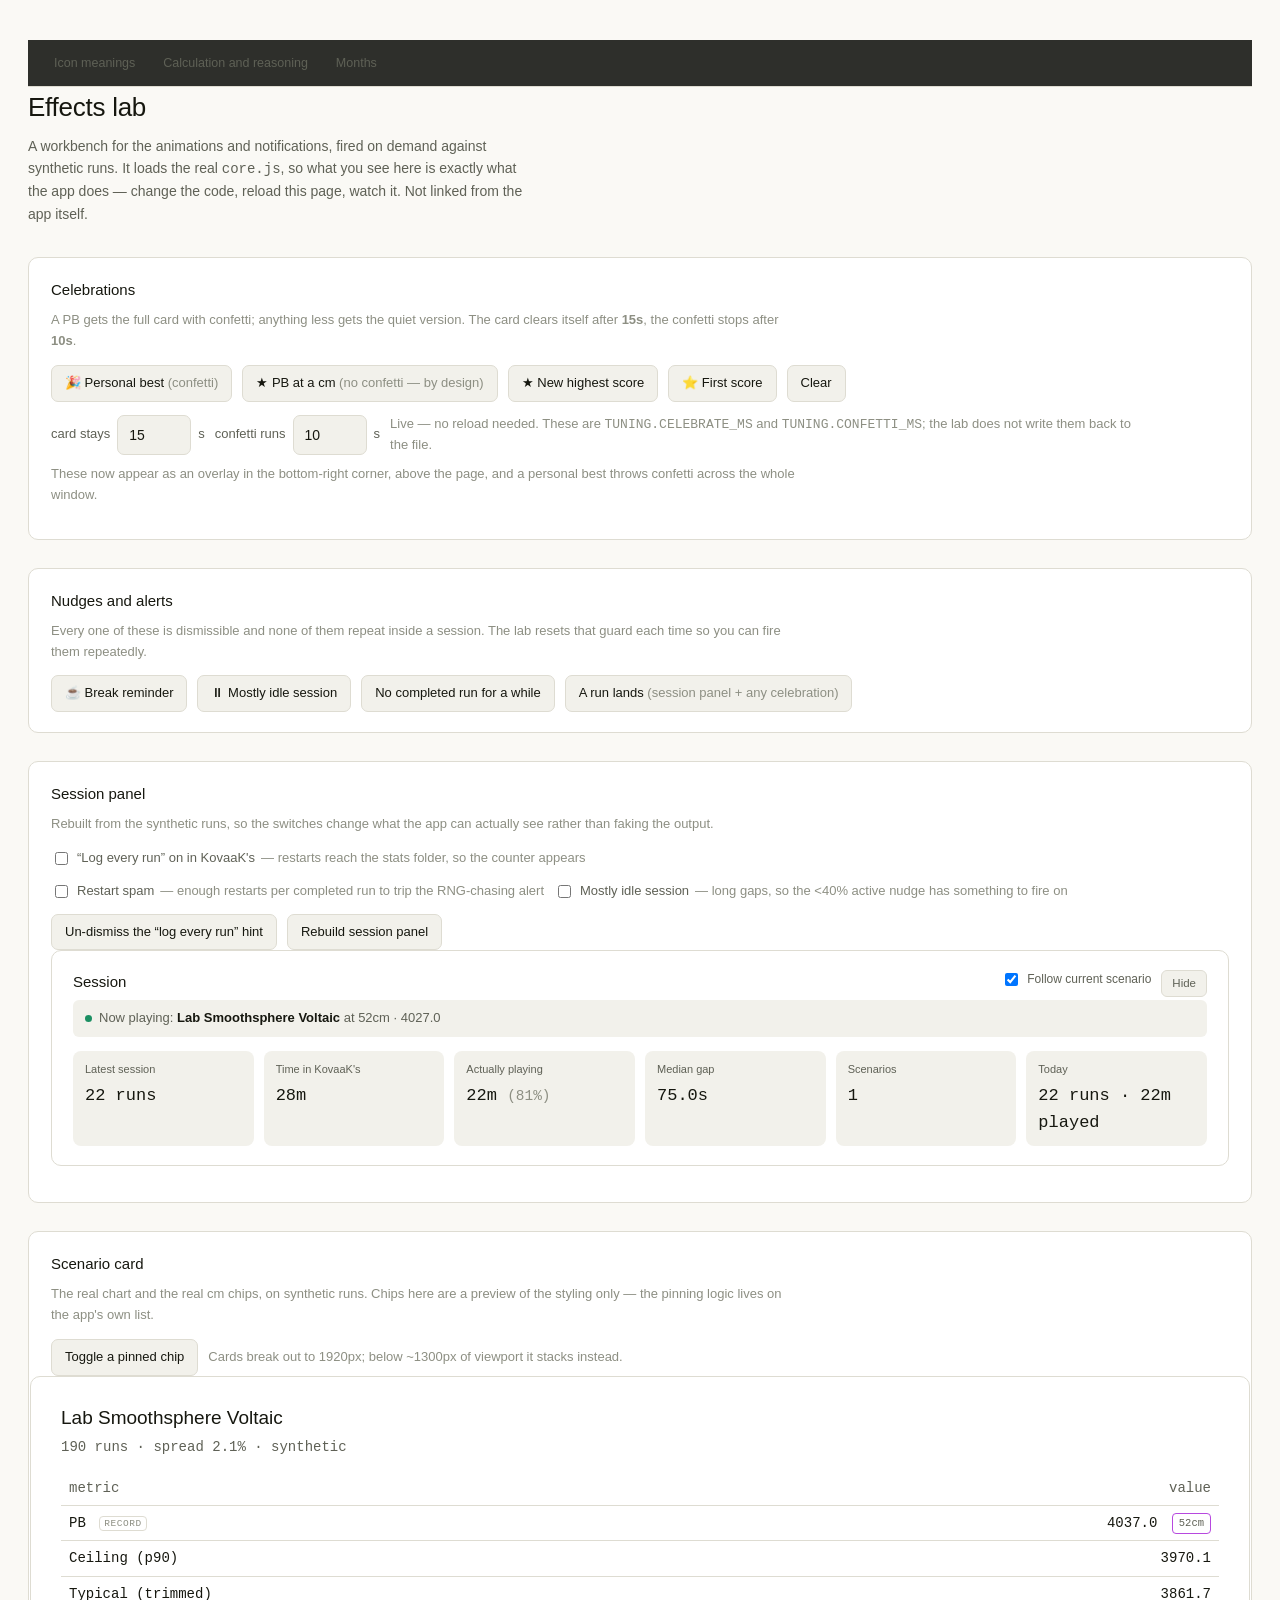
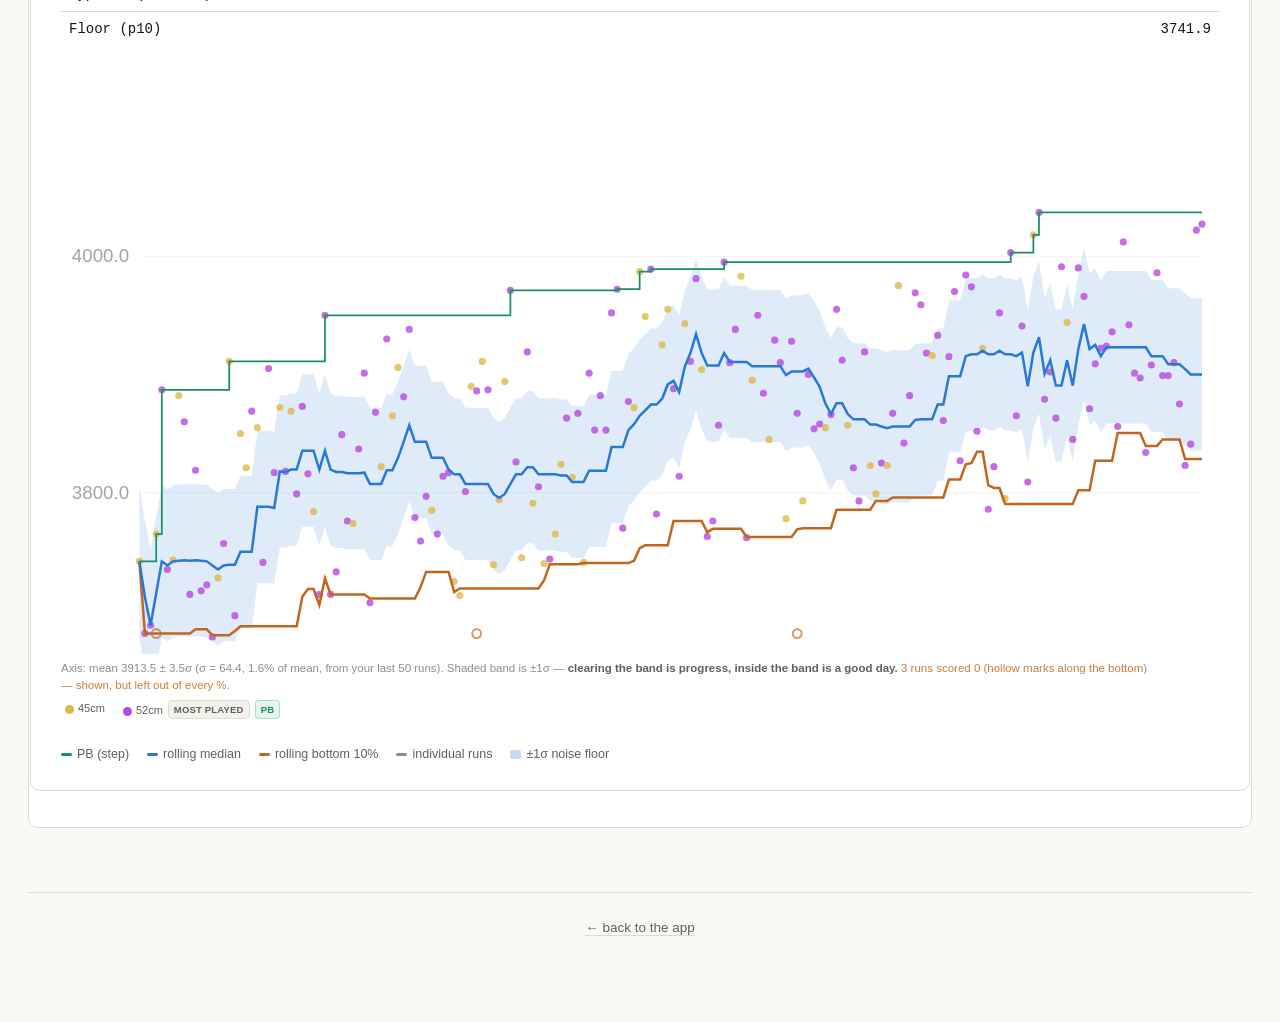
<file: app/lab.html>
<!DOCTYPE html>
<html lang="en">
<head>
<meta charset="utf-8">
<meta name="viewport" content="width=device-width,initial-scale=1">
<title>Effects lab — KovaaK's stats</title>
<link rel="stylesheet" href="styles.css">
</head>
<body>
<div class="wrap">

<nav class="menubar" id="menubar">
  <button type="button" class="menubtn" data-doc="icons">Icon meanings</button>
  <button type="button" class="menubtn" data-doc="calc">Calculation and reasoning</button>
  <button type="button" class="menubtn" data-doc="calendar">Months</button>
</nav>
<div class="sidetab-scrim" id="sidetabScrim" hidden></div>
<aside class="sidetab" id="sidetab" hidden aria-labelledby="sidetabTitle">
  <div class="sidetab-head">
    <h2 id="sidetabTitle">&nbsp;</h2>
    <button type="button" class="sidetab-x" id="sidetabClose" aria-label="Close">&#10005;</button>
  </div>
  <div class="sidetab-body" id="sidetabBody"></div>
</aside>

<h1>Effects lab</h1>
<p class="sub">A workbench for the animations and notifications, fired on demand against
synthetic runs. It loads the real <code>core.js</code>, so what you see here is exactly what the
app does — change the code, reload this page, watch it. Not linked from the app itself.</p>

<div class="panel labpanel">
  <h3 class="labh">Celebrations</h3>
  <p class="note">A PB gets the full card with confetti; anything less gets the quiet version.
  The card clears itself after <b id="celShow">?</b>, the confetti stops after <b id="confShow">?</b>.</p>
  <div class="labrow">
    <button type="button" data-fire="pb">🎉 Personal best <span class="dim">(confetti)</span></button>
    <button type="button" data-fire="pbcm">★ PB at a cm <span class="dim">(no confetti — by design)</span></button>
    <button type="button" data-fire="high">★ New highest score</button>
    <button type="button" data-fire="first">⭐ First score</button>
    <button type="button" data-fire="clearcel">Clear</button>
  </div>
  <div class="labrow">
    <label class="labnum">card stays <input type="number" id="celMs" min="1" max="120" step="1"> s</label>
    <label class="labnum">confetti runs <input type="number" id="confMs" min="1" max="120" step="1"> s</label>
    <span class="note" style="margin:0">Live — no reload needed. These are <code>TUNING.CELEBRATE_MS</code>
    and <code>TUNING.CONFETTI_MS</code>; the lab does not write them back to the file.</span>
  </div>
  <p class="note">These now appear as an overlay in the bottom-right corner, above the page,
  and a personal best throws confetti across the whole window.</p>
</div>

<div class="panel labpanel">
  <h3 class="labh">Nudges and alerts</h3>
  <p class="note">Every one of these is dismissible and none of them repeat inside a session.
  The lab resets that guard each time so you can fire them repeatedly.</p>
  <div class="labrow">
    <button type="button" data-fire="break">☕ Break reminder</button>
    <button type="button" data-fire="lowactive">⏸ Mostly idle session</button>
    <button type="button" data-fire="idle">No completed run for a while</button>
    <button type="button" data-fire="live">A run lands <span class="dim">(session panel + any celebration)</span></button>
  </div>
</div>

<div class="panel labpanel">
  <h3 class="labh">Session panel</h3>
  <p class="note">Rebuilt from the synthetic runs, so the switches change what the app can
  actually see rather than faking the output.</p>
  <div class="labrow">
    <label class="chk"><input type="checkbox" id="labLogEvery"> “Log every run” on in KovaaK's
      <span class="dim">— restarts reach the stats folder, so the counter appears</span></label>
  </div>
  <div class="labrow">
    <label class="chk"><input type="checkbox" id="labSpam"> Restart spam
      <span class="dim">— enough restarts per completed run to trip the RNG-chasing alert</span></label>
    <label class="chk"><input type="checkbox" id="labIdleSess"> Mostly idle session
      <span class="dim">— long gaps, so the &lt;40% active nudge has something to fire on</span></label>
  </div>
  <div class="labrow">
    <button type="button" data-fire="undismiss">Un-dismiss the “log every run” hint</button>
    <button type="button" data-fire="resession">Rebuild session panel</button>
  </div>
  <div id="sessionPanel"></div>
</div>

<div class="panel labpanel">
  <h3 class="labh">Scenario card</h3>
  <p class="note">The real chart and the real cm chips, on synthetic runs. Chips here are a
  preview of the styling only — the pinning logic lives on the app's own list.</p>
  <div class="labrow">
    <button type="button" data-fire="pinchip">Toggle a pinned chip</button>
    <span class="note" style="margin:0">Cards break out to 1920px; below ~1300px of
    viewport it stacks instead.</span>
  </div>
  <div id="labCard"></div>
</div>

<footer class="sitefoot">
  <p class="credit"><a href="index.html">&larr; back to the app</a></p>
</footer>

<script>window.KVA_LAB = 1;</script>
<script src="build.js"></script>
<script src="core.js"></script>
<script src="lab.js"></script>
</div>
</body>
</html>
</file>
<file: app/styles.css>
:root{
  --bg:#12130f; --surface:#1b1d17; --surface2:#232620; --line:#33362d;
  --ink:#eceade; --ink2:#a2a596; --ink3:#6f7266;
  --med:#4a9ee0; --low:#e08a3c; --best:#5fb98a;
  --mono:ui-monospace,"SF Mono",Menlo,Consolas,monospace;
  --sans:"Inter",-apple-system,BlinkMacSystemFont,"Segoe UI",sans-serif;
}
*{box-sizing:border-box}
body{margin:0;background:var(--bg);color:var(--ink);font-family:var(--sans);font-size:15px;line-height:1.6;-webkit-font-smoothing:antialiased}
/* Grows with the screen and stops at 2560. A 1920 monitor fills; a 2560 one
   fills; anything wider stays at 2560 until the layout earns more (5120 is a
   later job - past ~2560 the answer is more columns, not longer lines).
   Narrow screens just get a narrower page, so 1200px stays usable. */
.wrap{max-width:2560px;margin:0 auto;padding:40px 28px 80px}
/* Prose stays readable no matter how wide the page gets. Line length is a
   reading constraint, not a layout one. */
.sub,.note,.explainrow{max-width:104ch}
h1{font-size:26px;font-weight:500;margin:0 0 6px;letter-spacing:-0.01em}
.sub{color:var(--ink2);font-size:14px;margin:0 0 32px;max-width:64ch}
.panel{background:var(--surface);border:1px solid var(--line);border-radius:10px;padding:22px;margin-bottom:28px;transition:padding .15s,margin .15s}
.panel.compact{padding:7px 14px;margin-bottom:16px}
.panel.compact .note{font-size:12px;margin:0}
.panel.compact button{padding:5px 11px;font-size:12.5px}
.foldbar{display:flex;align-items:center;justify-content:space-between;gap:12px;flex-wrap:wrap}
.drop{border:1px dashed var(--line);border-radius:10px;padding:34px 22px;text-align:center;transition:border-color .15s,background .15s}
.drop.hot{border-color:var(--med);background:var(--surface2)}
button,label.btn{font:inherit;font-size:14px;background:var(--surface2);color:var(--ink);border:1px solid var(--line);border-radius:7px;padding:9px 16px;cursor:pointer}
button:hover,label.btn:hover{border-color:var(--ink3)}
button:disabled{opacity:.4;cursor:default}
input[type=file]{display:none}
select,input[type=number]{font:inherit;font-size:14px;background:var(--surface2);color:var(--ink);border:1px solid var(--line);border-radius:7px;padding:8px 11px}
.controls{display:flex;flex-wrap:wrap;gap:14px;align-items:center;margin-bottom:22px}
.controls label{font-size:13px;color:var(--ink2);margin-right:5px}
.tabbtn{font:inherit;font-size:12.5px;background:var(--surface2);color:var(--ink2);border:1px solid var(--line);padding:6px 13px;cursor:pointer;border-radius:999px}
.tabbtn:hover{border-color:var(--ink3)}
.tabbtn.active{background:var(--med);color:#0b0e12;border-color:var(--med);font-weight:600}
.cmbar{display:flex;flex-wrap:wrap;gap:10px;align-items:center;margin-bottom:6px}
.cmbar .lbl{font-size:13px;color:var(--ink2);margin-right:2px}
.cmrow{display:inline-flex;flex-wrap:wrap;gap:8px;align-items:center}
.chk{display:inline-flex;align-items:center;gap:6px;font-size:13px;color:var(--ink2);cursor:pointer;user-select:none}
.chk input{cursor:pointer}
.cmswatch{display:inline-block;width:9px;height:9px;border-radius:50%;margin-right:4px;vertical-align:middle}
.cmlegend{display:flex;gap:10px;flex-wrap:wrap;font-size:11px;color:var(--ink2);margin-top:6px}
.cards{display:grid;grid-template-columns:repeat(auto-fit,minmax(125px,1fr));gap:10px;margin-bottom:20px;transition:gap .15s}
.card{background:var(--surface2);border-radius:8px;padding:10px 12px;transition:padding .15s}
.card[title]{cursor:help}
.card .k{font-size:11px;color:var(--ink2);margin-bottom:4px;transition:font-size .15s}
.card .v{font-size:18px;font-weight:500;font-family:var(--mono);font-variant-numeric:tabular-nums;transition:font-size .15s}
.card .v .side{font-size:.42em;font-weight:600;margin-left:.4em;vertical-align:middle}
.card .vsub{font-family:var(--mono);font-variant-numeric:tabular-nums;font-size:19px;font-weight:600;line-height:1.15;margin-top:3px}
.cards.hero .card .vsub{font-size:22px}
.card.big .vsub{font-size:26px}
.cards.hero .card.big .vsub{font-size:30px}
.cmpicker{display:inline-block;width:270px;vertical-align:top}
.cmpicker input[type=text]{width:100%;font:inherit;font-size:13.5px;background:var(--surface2);color:var(--ink);border:1px solid var(--line);border-radius:7px 7px 0 0;padding:7px 10px;border-bottom:none}
.cmsub{margin:8px 0 4px}
/* Exactly 8 rows tall, no drag-resize (the resize handle fought the page
   layout). "Show all" swaps to a taller list instead. */
.cmlist{max-height:calc(8 * 29px);overflow-y:auto;border:1px solid var(--line);border-radius:0;background:var(--surface2)}
.cmlist.all{max-height:none}
.cmlistall{width:100%;font-size:12px;padding:6px 10px;border-radius:0 0 7px 7px;border-top:none;color:var(--ink2)}
.cmitem{display:flex;align-items:center;gap:8px;padding:6px 10px;cursor:pointer;font-size:13px;border-bottom:1px solid rgba(255,255,255,.04)}
.cmitem:last-child{border-bottom:none}
.cmitem:hover{background:rgba(255,255,255,.05)}
.cmitem.sel{background:rgba(74,158,224,.18);color:var(--ink)}
.cmitem-v{font-family:var(--mono);font-weight:600;min-width:52px}
.cmitem-n{font-size:11.5px;color:var(--ink2);margin-left:auto}
.cmitem-empty{padding:10px;font-size:12.5px;color:var(--ink3)}
.cmstar{flex:none;width:15px;color:var(--ink3);cursor:pointer;user-select:none}
.cmstar.on{color:#e8c34a}
.cmstar:hover{color:#e8c34a}
#listWrap.busy #list{opacity:.35;transition:opacity .12s}
#list{transition:opacity .12s}
.favstar{color:#e8c34a;border-color:#6a5a24}
.favstar:hover{border-color:#e8c34a}
.favchip.isfav{color:#e8c34a;border-color:#6a5a24}
.alert{background:#3a1414;border:1px solid #7c2b2b;color:#ff8a8a;border-radius:8px;padding:12px 15px;font-size:13.5px;font-weight:500;margin:0}
.stalewarn{color:#e8c34a;font-size:12.5px;margin-top:8px}
.livenote{background:var(--surface2);border-left:3px solid var(--best);border-radius:6px;padding:8px 12px;font-size:12.5px;color:var(--ink2);margin:0 0 16px}
.livenote b{color:var(--ink)}
#cmSectionToggle{font-weight:700}
.card.big{grid-column:span 2;padding:16px 18px;display:flex;flex-direction:column;justify-content:center}
.card.big .k{font-size:13px;margin-bottom:2px;line-height:1.25}
.card.big .v{font-size:clamp(34px,4.6vw,52px);line-height:1.08;letter-spacing:-0.02em}
.card.big .v .side{font-size:.34em}
.cards.hero .card{padding:16px 16px;border-radius:12px}
.cards.hero .card .k{font-size:12px;margin-bottom:3px}
.cards.hero .card .v{font-size:24px;line-height:1.15}
.cards.hero .card.big{padding:20px 22px}
.cards.hero .card.big .k{font-size:14px;margin-bottom:2px}
.cards.hero .card.big .v{font-size:clamp(40px,5.4vw,62px)}
.sectionbar{display:flex;gap:8px;flex-wrap:wrap;margin:4px 0 16px}
.sectionbar .tabbtn{padding:8px 16px;font-size:13px}
/* Plot areas are kept near 2:1 on purpose - slope is judged most accurately
   when the average segment sits near 45deg. Wide-and-short charts flatten
   trends, narrow ones exaggerate them. See CHART-SCALING.md section 6. */
.tchart{width:100%;max-width:680px;aspect-ratio:2/1;height:auto;display:block}
@supports not (aspect-ratio:2/1){.tchart{height:340px}}
/* The explainer earns its width - it is the part people actually read.
   Was minmax(230px,1fr) against 2.1fr, which squeezed it to a column of
   two-word lines next to a chart that had spare margin. */
.chartgrid{display:grid;grid-template-columns:minmax(0,1.35fr) minmax(300px,1fr);gap:22px;align-items:start}
@media(max-width:820px){.chartgrid{grid-template-columns:1fr}}
.explain{background:var(--surface2);border-radius:9px;padding:18px 20px;font-size:14px;line-height:1.65}
.explain h4{margin:0 0 10px;font-size:13px;font-weight:600;color:var(--ink2);text-transform:uppercase;letter-spacing:.05em}
.explain p{margin:0 0 9px}
.explain p:last-child{margin-bottom:0}
.explain .dim{color:var(--ink3);font-size:12.5px;border-top:1px solid var(--line);padding-top:9px;margin-top:11px}
.pathlist{display:flex;flex-direction:column;gap:8px}
.pathbtn{display:flex;align-items:center;gap:12px;width:100%;text-align:left;font:inherit;font-size:13px;background:var(--surface2);color:var(--ink);border:1px solid var(--line);border-radius:8px;padding:10px 13px;cursor:pointer}
.pathbtn:hover{border-color:var(--med)}
.pathbtn-k{flex:none;font-size:11.5px;font-weight:600;color:var(--med);text-transform:uppercase;letter-spacing:.05em}
.pathbtn-p{font-family:var(--mono);font-size:12px;color:var(--ink2);word-break:break-all}
.searchbar{display:flex;gap:10px;align-items:center;margin:0 0 14px}
.searchbar input[type=text]{flex:1;font:inherit;font-size:14px;background:var(--surface2);color:var(--ink);border:1px solid var(--line);border-radius:7px;padding:8px 11px}
.logbox{font-family:var(--mono);font-size:11.5px;color:var(--ink2);background:var(--surface2);border-radius:8px;padding:10px 12px;max-height:280px;overflow:auto;white-space:pre-wrap}
.runstoggle{display:block;margin:6px auto 26px}
.favchip{padding:4px 11px;font-size:12px}
.pagetabs{display:flex;gap:8px;margin-bottom:22px}
.pagetabs .tabbtn{padding:8px 18px;font-size:13.5px}
.benchrow{cursor:pointer;transition:border-color .12s}
.benchrow:hover{border-color:var(--ink3)}
.benchrow h3{display:inline}
.cmside-by-side{display:grid;grid-template-columns:repeat(auto-fit,minmax(340px,1fr));gap:16px;align-items:start;margin-bottom:16px}
.cmside-by-side .scen{margin-bottom:0}
.minibtn{font:inherit;font-size:11.5px;background:var(--surface2);color:var(--ink2);border:1px solid var(--line);padding:3px 10px;cursor:pointer;border-radius:6px;float:right}
.minibtn:hover{border-color:var(--ink3)}
.scen{background:var(--surface);border:1px solid var(--line);border-radius:10px;padding:19px 21px;margin-bottom:16px}
.scen h3{font-size:15px;font-weight:500;margin:0 0 3px;overflow:hidden}
.scen .meta{font-size:12px;color:var(--ink2);margin:0 0 12px;font-family:var(--mono)}
table{width:100%;border-collapse:collapse;font-size:12px;font-family:var(--mono);font-variant-numeric:tabular-nums}
th{text-align:right;color:var(--ink2);font-weight:400;padding:6px 8px;border-bottom:1px solid var(--line)}
th:first-child,td:first-child{text-align:left}
td{text-align:right;padding:6px 8px;border-bottom:1px solid var(--line)}
tr:last-child td{border-bottom:none}
.spark{width:100%;max-width:680px;aspect-ratio:2/1;height:auto;display:block;margin-top:12px}
@supports not (aspect-ratio:2/1){.spark{height:340px}}
.scalenote{font-size:11.5px;color:var(--ink3);margin:6px 0 0;max-width:680px;line-height:1.5;cursor:help}
.scalenote b{color:var(--ink2)}
.legend i.bandkey{height:9px;border-radius:2px;background:var(--med);opacity:.28}
.legend{display:flex;gap:18px;font-size:11px;color:var(--ink2);margin-top:8px;flex-wrap:wrap}
.legend i{display:inline-block;width:11px;height:3px;vertical-align:middle;margin-right:5px;border-radius:2px}
.warn{color:var(--low);font-size:13px}
.err{background:#2a1c17;border:1px solid #5c3a26;border-radius:8px;padding:13px 16px;font-size:13px;color:#e8b894;margin-top:14px}
.up{color:var(--best)} .dn{color:var(--low)}
/* A result whose 95% interval crosses zero is not distinguishable from no
   change, so it gets no colour at all. */
.ns{color:var(--ink2)}
/* The words "within noise" standing in for a number — the actual figure and
   interval live in the hover, same idiom as .nodata/.nocmp below. */
.nstag{color:var(--ink3);border-bottom:1px dotted rgba(255,255,255,.22);cursor:help}
.ci{color:var(--ink3);font-size:.85em;white-space:nowrap}
/* nowrap keeps a CI like "+2.1 ± 0.8%" from breaking across lines, but a long
   parenthetical in a narrow card then pushes the whole grid wider than the
   page. Cards get to wrap; the CI itself still does not. */
.card{min-width:0}
.card .v{overflow-wrap:anywhere}
.card .v .ci{white-space:normal}
.card .vsub.ci{font-size:15px;font-weight:500;color:var(--ink3)}
.cards.hero .card.big .vsub.ci{font-size:17px}
.recordtag{font-size:9.5px;text-transform:uppercase;letter-spacing:.06em;color:var(--ink3);border:1px solid var(--line);border-radius:4px;padding:1px 4px;margin-left:5px;vertical-align:middle}
.note{font-size:13px;color:var(--ink3);margin-top:8px}
/* CALCULATIONS-V4 §10.3 attribution candidates — plain rows, not cards: this
   is a ranked hypothesis list, not a headline figure worth a card's weight. */
.attribrow{padding:8px 0;border-top:1px solid var(--line)}
.attribrow:first-child{border-top:none}
.attribhead{font-size:13px}
.attribhead b{font-weight:600}
.attribsub{font-size:11.5px;color:var(--ink3);margin-top:2px}
.attribempty{font-size:13px;color:var(--ink3)}
@media(prefers-color-scheme:light){
  :root{--bg:#faf9f5;--surface:#fff;--surface2:#f2f1eb;--line:#dedcd2;--ink:#16170f;--ink2:#5f6156;--ink3:#8d8f83;--med:#2a78d6;--low:#c2661f;--best:#1b8f62}
  .err{background:#fdf0e6;border-color:#e8c4a0;color:#8a4b1c}
  .tabbtn.active{color:#fff}
}
.vertag{color:var(--ink3);cursor:pointer;text-decoration:underline dotted}
.vertag:hover{color:var(--med)}

/* --- achievements ------------------------------------------------------ */
.celebrate{position:relative;overflow:hidden;background:var(--surface2);border:1px solid var(--line);
  border-radius:10px;padding:14px 18px;margin:0 0 16px;animation:popin .28s ease-out}
/* A real PB blinks and stays up for 15s. The old 3s card was gone before you
   finished scrolling to it. prefers-reduced-motion turns the blink off. */
.celebrate.big{border-color:var(--best);box-shadow:0 0 0 1px rgba(95,185,138,.25);
  animation:pbblink 1.1s ease-in-out infinite}
@keyframes pbblink{
  0%,100%{border-color:var(--best);box-shadow:0 0 0 1px rgba(95,185,138,.25)}
  50%{border-color:var(--best);box-shadow:0 0 0 3px rgba(95,185,138,.55),0 0 22px rgba(95,185,138,.30)}}
/* You asked for a blink, so reduced-motion slows it right down rather than
   removing it - otherwise anyone with OS animations off never sees the PB. */
@media(prefers-reduced-motion:reduce){.celebrate.big{animation-duration:3.5s}}
.celebrate-in{position:relative;z-index:2}
.celebrate-t{font-size:19px;font-weight:600;letter-spacing:-0.01em}
.celebrate.big .celebrate-t{font-size:23px;color:var(--best)}
.celebrate-s{font-size:13px;color:var(--ink2);font-family:var(--mono);margin-top:3px}
.confetti{position:absolute;inset:0;width:100%;height:100%;z-index:1;pointer-events:none}
/* A personal best gets the whole window, not a corner of one card. Sits under
   the toasts so the text stays readable, and ignores the mouse entirely. */
.confetti-full{position:fixed;inset:0;width:100vw;height:100vh;z-index:9998;pointer-events:none}
@keyframes popin{from{opacity:0;transform:translateY(-6px) scale(.98)}to{opacity:1;transform:none}}
.sessup{font-size:11.5px;font-weight:600;color:var(--best);background:rgba(95,185,138,.12);
  border:1px solid rgba(95,185,138,.35);border-radius:999px;padding:2px 9px;margin-left:6px;
  vertical-align:middle;animation:blinksoft 1.9s ease-in-out infinite}
@keyframes blinksoft{0%,100%{opacity:1}50%{opacity:.45}}
/* Icons instead of paragraphs (Batch 8) — hover/focus text via the native
   title attribute, same convention as .cmswatch and .recordtag already use. */
.icon-info,.icon-warn{cursor:help;font-size:12.5px;margin-left:2px;vertical-align:middle}
.icon-info{opacity:.75}
.earlytag{font-size:9.5px;text-transform:uppercase;letter-spacing:.04em;color:var(--ink3);
  border:1px dotted var(--ink3);border-radius:4px;padding:0 4px;margin-left:4px;cursor:help;
  text-decoration:none}
.cmchip{cursor:pointer;border-radius:4px;padding:1px 5px;margin:-1px -1px}
.cmchip:hover,.cmchip:focus-visible{color:var(--ink)}
.cmchip:focus-visible{outline:1px solid var(--med);outline-offset:2px}
/* The pinned chip. Filtering one card is invisible unless the thing you clicked
   looks pressed. */
.cmchip.on{background:rgba(74,158,224,.18);color:var(--ink);box-shadow:inset 0 0 0 1px var(--med)}
/* Says which cm the card is pinned to, and clears it. */
.cmpin{cursor:pointer;color:var(--med);border-bottom:1px dotted currentColor}
.cmpin:hover{color:var(--ink)}
.cmpin.miss{color:var(--low)}

/* Expand a scenario card for a closer look (Batch 8): same content, more room. */
/* Every scenario card in the run list is drawn at this size now - it used to be
   behind an Expand button that was being pressed every time anyway. .scen is
   left alone because the session panel and the cm breakdown use it too, and
   those should not grow. */
.scen-expanded{padding:26px 30px}
.scen-expanded h3{font-size:19px}
.scen-expanded .meta,.scen-expanded table{font-size:14px}
.scen-expanded .legend{font-size:12.5px}
.scen-expanded .spark{max-width:1100px}
.scen-expanded .scalenote{max-width:1100px}

/* Every scenario card breaks out of the 1180px column, up to 1920px - it used
   to be behind a per-card "Full width" toggle that was being clicked every
   time anyway, same story as .scen-expanded above it. The page around it does
   not move. The breakout is inset from the viewport so it never collides with
   the scrollbar. */
.scen-full{--fw:min(1920px,calc(100vw - 60px));
  width:var(--fw);margin-left:calc(50% - var(--fw)/2);margin-right:calc(50% - var(--fw)/2)}
/* The numbers and the chart sit side by side, which is the only honest way to
   spend the extra width: the chart keeps its 2:1 aspect (CHART-SCALING.md - the
   slope is only readable at a sane aspect, so stretching it would be a lie),
   and the space that frees up goes to the table instead of to whitespace. */
.scen-full .scenbody{display:grid;gap:16px 30px;align-items:start;
  grid-template-columns:minmax(0,1fr) minmax(320px,26rem);
  grid-template-areas:"chart nums" "chart key"}
.scen-full .scenchart{grid-area:chart;min-width:0}
.scen-full .scennum{grid-area:nums}
.scen-full .legend{grid-area:key;align-self:start}
.scen-full .scennum table{width:100%}
/* Height-capped as well as width-capped: at 1920px wide a 2:1 chart is 960px
   tall, which is taller than the screen it is being read on. */
.scen-full .spark{max-width:min(1500px,calc((100vh - 240px) * 2));max-height:calc(100vh - 240px)}
.scen-full .scalenote{max-width:1100px}
@media(max-width:1300px){
  /* Below this there is no width to break out into, so a card just means
     "as wide as the page", stacked. */
  .scen-full .scenbody{grid-template-columns:1fr;grid-template-areas:"nums" "chart" "key"}
}

/* --- sessions / breaks -------------------------------------------------- */
.breakalert{background:#3a2e14;border:1px solid #7c6a2b;color:#f0d68a;border-radius:8px;
  padding:11px 15px;font-size:13.5px;margin:0 0 14px}
#sessionPanel .card .v{font-size:17px}
#breakStatus{font-family:var(--mono);font-size:11.5px}

/* ---- footer ---------------------------------------------------------- */
.sitefoot{margin:64px 0 0;padding:24px 0 0;border-top:1px solid var(--line);
  text-align:center;font-size:12.5px;color:var(--ink3);line-height:1.7}
.sitefoot p{margin:0 0 4px}
.sitefoot .credit{font-size:13.5px;color:var(--ink2)}
.sitefoot .credit b{color:var(--ink)}
.sitefoot .socials b{color:var(--ink2)}
.sitefoot a{color:var(--ink2);text-decoration:none;border-bottom:1px solid var(--line)}
.sitefoot a:hover{color:var(--ink)}
/* Build stamp: which frozen release you are actually looking at. Releases are
   fully independent copies on their own ports, and this is how you tell them
   apart at a glance instead of guessing from the UI. */
.buildstamp{margin-top:10px;font-size:11px;color:var(--ink3);opacity:.75;
  font-family:ui-monospace,SFMono-Regular,Menlo,Consolas,monospace}

/* ---- session: now playing + follow toggle ---------------------------- */
.nowplaying{margin:0 0 14px;font-size:13px;color:var(--ink2);
  background:var(--surface2);border-radius:6px;padding:8px 12px}
.nowplaying b{color:var(--ink)}
.nowplaying .dot{display:inline-block;width:7px;height:7px;border-radius:50%;
  background:var(--best);margin-right:7px;vertical-align:middle;animation:livedot 1.6s ease-in-out infinite}
@keyframes livedot{0%,100%{opacity:1}50%{opacity:.25}}
@media(prefers-reduced-motion:reduce){.nowplaying .dot{animation:none}}
.followchk{float:right;font-size:12px;font-weight:400;margin-right:10px}

/* ---- cm badges -------------------------------------------------------- */
/* Which sensitivity carries the volume, and which one the record came from.
   Only rendered when a scenario has runs at more than one cm. */
.cmtag{display:inline-block;margin-left:5px;padding:1px 5px;border-radius:4px;
  font-size:9.5px;font-weight:600;letter-spacing:.02em;text-transform:uppercase;
  vertical-align:1px}
.cmtag.most{background:var(--surface2);color:var(--ink2);border:1px solid var(--line)}
.cmtag.pb{background:rgba(95,185,138,.16);color:var(--best);border:1px solid rgba(95,185,138,.4)}
.pbcm{display:inline-block;margin-left:6px;padding:1px 6px;border-radius:4px;
  border:1px solid var(--line);font-size:10.5px;color:var(--ink2);
  font-family:var(--mono);vertical-align:1px}

/* ---- dd/mm/yy range picker -------------------------------------------- */
/* Three dropdowns instead of a native calendar: scrollable in both directions,
   in any order, with no drill-down you cannot back out of. */
.datepick{display:inline-flex;gap:4px;align-items:center}
.datepick select{font:inherit;font-size:13px;background:var(--surface2);color:var(--ink);
  border:1px solid var(--line);border-radius:7px;padding:7px 6px}
.datepick .dsel,.datepick .msel{min-width:58px}
.datepick .ysel{min-width:74px}
.datepick select option:disabled{color:var(--ink3)}
.sitefoot .socials{display:flex;gap:14px;align-items:center;justify-content:center;margin-top:6px}
.sitefoot .socials a{border-bottom:none;display:inline-flex;align-items:center}
.sitefoot .xlink{opacity:.75;transition:opacity .15s}
.sitefoot .xlink:hover{opacity:1}

/* ---- ?selftest=1 ------------------------------------------------------ */
.selftest{background:var(--surface);border:1px solid var(--line);border-radius:10px;
  padding:18px 20px;margin:0 0 24px;font-size:12.5px}
.selftest h2{margin:0 0 6px;font-size:17px}
.selftest p{margin:0 0 12px;color:var(--ink3);font-size:12px}
.selftest table{width:100%;border-collapse:collapse;font-family:var(--mono);font-size:11.5px}
.selftest td,.selftest th{padding:3px 8px;text-align:left;border-bottom:1px solid var(--line)}
.selftest td:first-child{width:44px;font-weight:600}
.selftest tr.stpass td:first-child{color:var(--best)}
.selftest tr.stfail td{color:var(--low)}

/* Restart-spam alert. Louder than the other notes on purpose - it is the one
   piece of feedback that says the numbers you are chasing are not real. */
.resetalert{background:rgba(224,138,60,.10);border-left:3px solid var(--low);
  border-radius:6px;padding:10px 13px;margin:14px 0 0;font-size:12.5px;
  color:var(--ink2);line-height:1.6}

/* ---- collapsible explanations ----------------------------------------- */
/* The prose is worth reading once and clutter every time after. Collapsed by
   default, choice remembered per build. */
.explainrow{margin:2px 0 14px}
.explaintoggle{font:inherit;font-size:12px;color:var(--ink3);background:none;
  border:1px solid var(--line);border-radius:999px;padding:4px 12px;cursor:pointer}
.explaintoggle:hover{color:var(--ink2);border-color:var(--ink3)}
.explaintoggle[aria-expanded="true"]{color:var(--ink2)}

/* ---- zero-score runs --------------------------------------------------- */
/* Visible everywhere, counted nowhere. */
.zerotag{display:inline-block;margin-left:4px;padding:0 5px;border-radius:4px;
  border:1px solid var(--line);font-size:10px;color:var(--ink3);cursor:help}
.zeronote{color:var(--low);opacity:.85}

/* Suggestion to enable "Log every run". Quieter than the restart alert - it is
   an offer, not a problem. Shown once, then dismissed for good. */
.loghint{background:var(--surface2);border-left:3px solid var(--line);
  border-radius:6px;padding:10px 13px;margin:14px 0 0;font-size:12.5px;
  color:var(--ink2);line-height:1.6}
.loghint b{color:var(--ink)}
.loghint .dim{color:var(--ink3)}

/* ---- effects lab (lab.html) ---------------------------------------------
   A dev workbench, not part of the app. Styled with the app's own tokens so
   what it previews looks like what ships. */
.labpanel{padding:20px 22px}
.labh{font-size:15px;font-weight:500;margin:0 0 6px}
.labrow{display:flex;flex-wrap:wrap;gap:10px;align-items:center;margin:12px 0 0}
.labrow button{font-size:13px;padding:7px 13px}
.labnum{display:inline-flex;align-items:center;gap:7px;font-size:13px;color:var(--ink2)}
.labnum input{width:74px}
.dim{color:var(--ink3)}

/* ---- notifications ------------------------------------------------------
   Above everything. They used to be divs in the page flow, so every one of
   them shoved the layout down as it arrived and snatched it back when it left,
   and anything that appeared below the fold was not a notification at all. */
.toastlayer{position:fixed;right:18px;bottom:18px;z-index:9999;
  display:flex;flex-direction:column;gap:10px;align-items:flex-end;
  width:min(430px,calc(100vw - 36px));pointer-events:none}
.toast{pointer-events:auto;width:100%;position:relative;
  background:var(--surface2);border:1px solid var(--line);border-radius:10px;
  padding:13px 38px 13px 15px;font-size:13px;line-height:1.55;color:var(--ink2);
  box-shadow:0 10px 34px rgba(0,0,0,.45);
  opacity:0;transform:translateY(14px);transition:opacity .22s ease,transform .22s ease}
.toast.in{opacity:1;transform:none}
.toast.out{opacity:0;transform:translateY(8px)}
.toast b{color:var(--ink)}
.toast .dim{color:var(--ink3)}
.toast-x{position:absolute;top:7px;right:7px;background:none;border:none;
  color:var(--ink3);font-size:13px;line-height:1;padding:4px 6px;cursor:pointer;border-radius:5px}
.toast-x:hover{color:var(--ink);background:rgba(255,255,255,.06)}
.toast-warn{background:#3a2e14;border-color:#7c6a2b;color:#f0d68a}
.toast-warn b{color:#ffe9a8}
.toast-warn .toast-x{color:#c9b169}
.toast-warn .toast-x:hover{color:#ffe9a8}
.toast-good{border-left:3px solid var(--best)}
.toast-celebrate{background:none;border:none;box-shadow:none;padding:0}
/* The middle of the viewport, for the one notification worth interrupting you.
   position:fixed, so this is the middle of what you are looking at - not the
   middle of the document, which on a long page is nowhere near it. */
.toastcenter{position:fixed;inset:0;z-index:9999;pointer-events:none;padding:20px;
  display:flex;align-items:center;justify-content:center}
.toastcenter .toast{width:auto;max-width:min(560px,92vw);
  transform:translateY(0) scale(.92)}
.toastcenter .toast.in{transform:none}
.toastcenter .toast.out{transform:scale(.97)}
@media(prefers-reduced-motion:reduce){
  .toastcenter .toast,.toastcenter .toast.in,.toastcenter .toast.out{transform:none}
}
.toast-celebrate .toast-x{top:11px;right:11px;z-index:3}
.toast-celebrate .celebrate{margin:0}
@media(prefers-reduced-motion:reduce){
  .toast{transition:opacity .01s}
  .toast,.toast.out{transform:none}
}

/* ---- top menu bar -------------------------------------------------------- */
.menubar{position:sticky;top:0;z-index:60;display:flex;gap:4px;flex-wrap:wrap;
  padding:7px 14px;background:rgba(18,19,15,.88);backdrop-filter:blur(8px);
  border-bottom:1px solid var(--line)}
.menubtn{font:inherit;font-size:12.5px;background:none;border:1px solid transparent;
  color:var(--ink2);padding:5px 11px;border-radius:7px;cursor:pointer}
.menubtn:hover{color:var(--ink);background:var(--surface2);border-color:var(--line)}
.menubtn[aria-expanded="true"]{color:var(--ink);background:var(--surface2);border-color:var(--med)}

/* ---- the reference drawer ------------------------------------------------
   Reference material was hover text on a 12px icon, which is where text goes
   to not be read. It opens in a panel you can actually sit and read. */
.sidetab-scrim{position:fixed;inset:0;z-index:9000;background:rgba(0,0,0,.45);
  opacity:0;transition:opacity .2s}
.sidetab-scrim.in{opacity:1}
/* display:flex would otherwise beat the [hidden] attribute and leave the drawer
   permanently on screen. */
.sidetab[hidden],.sidetab-scrim[hidden]{display:none}
.sidetab{position:fixed;top:0;right:0;bottom:0;z-index:9001;
  width:min(560px,calc(100vw - 32px));background:var(--surface);
  border-left:1px solid var(--line);box-shadow:-18px 0 50px rgba(0,0,0,.5);
  display:flex;flex-direction:column;
  transform:translateX(100%);transition:transform .24s ease}
.sidetab.in{transform:none}
.sidetab-head{display:flex;align-items:center;justify-content:space-between;gap:12px;
  padding:16px 20px;border-bottom:1px solid var(--line);flex:0 0 auto}
.sidetab-head h2{font-size:16px;font-weight:500;margin:0}
.sidetab-x{background:none;border:none;color:var(--ink2);font-size:15px;cursor:pointer;
  padding:6px 9px;border-radius:6px}
.sidetab-x:hover{color:var(--ink);background:var(--surface2)}
.sidetab-body{overflow-y:auto;padding:18px 20px 40px;font-size:13.5px;line-height:1.65;
  color:var(--ink2)}
.sidetab-body h3{font-size:13.5px;font-weight:600;color:var(--ink);margin:22px 0 6px}
.sidetab-body h3:first-child{margin-top:0}
.sidetab-body p{margin:0 0 10px}
.sidetab-body code{font-family:var(--mono);font-size:12px;color:var(--ink)}
.sidetab-body b{color:var(--ink)}
.sidetab-body .keyrow{display:flex;gap:11px;align-items:flex-start;margin:0 0 13px}
.sidetab-body .keysym{flex:0 0 auto;min-width:26px;text-align:center;font-size:15px}
@media(prefers-reduced-motion:reduce){
  .sidetab{transition:none}
  .sidetab-scrim{transition:none}
}

/* ---- two columns once there is room -------------------------------------- */
.applayout{display:grid;grid-template-columns:minmax(0,1fr);gap:26px;align-items:start}
.maincol{min-width:0}
.sidecol{min-width:0}
@media(min-width:1500px){
  .applayout{grid-template-columns:minmax(0,1fr) 390px}
  /* The session panel is a live readout, so it stays put while you scroll the
     scenario list. Only the panel, not the whole column: a sticky column taller
     than the viewport can never be scrolled to its own bottom, which would
     leave the last two months of the calendar permanently out of reach.
     A sticky element can only travel inside its parent, and the grid's
     align-items:start made the column exactly as tall as panel + calendar, so
     the panel followed for the calendar's height and then scrolled away with
     the rest. Stretching the column to the full row height lets it follow to
     the bottom of the scenario list. The calendar stays in normal flow. */
  .sidecol{align-self:stretch}
  .sidecol #sessionPanel{position:sticky;top:52px;z-index:2}
}

/* The one warning symbol a card gets. Yellow, obvious, and a button rather
   than hover text - the explanation opens in the drawer where it can be read. */
.warnsym{font:inherit;font-size:13px;line-height:1;background:rgba(232,195,74,.13);
  color:#e8c34a;border:1px solid rgba(232,195,74,.42);border-radius:6px;
  padding:2px 7px;margin-left:5px;cursor:pointer;vertical-align:middle}
.warnsym:hover{background:rgba(232,195,74,.24);color:#ffe9a8}
.warnsym:focus-visible{outline:1px solid #e8c34a;outline-offset:2px}
.sidetab-body .keysym.warnsym{cursor:default;margin:0}
.sidetab-body .keysym{color:var(--ink2)}
.sidetab-body .earlytag{border-color:var(--ink3)}

/* ---- month calendar ------------------------------------------------------
   Five months in the space the session panel freed up. One measured number per
   month and a day strip, so a month you barely touched looks like one. */
.calwrap{margin-top:16px}
.calnote{font-size:11.5px;color:var(--ink3);margin:0 0 14px;line-height:1.5}
.calmonth{border-top:1px solid var(--line);padding:12px 0 13px}
/* The day strip is a fixed 123px wide, so the facts sit beside it rather than
   under it and each month stays about one card tall. */
.calbody{display:flex;gap:14px;align-items:flex-start}
.calbody .calside{min-width:0;flex:1}
.calmonth:last-child{padding-bottom:2px}
.calhead{display:flex;align-items:baseline;justify-content:space-between;gap:10px;
  font-size:13px;margin-bottom:8px}
.calhead b{font-weight:500;color:var(--ink)}
.calhead .up,.calhead .dn,.calhead .ns,.calhead .calnone{font-family:var(--mono);
  font-size:13.5px;font-weight:600;font-variant-numeric:tabular-nums;cursor:help}
.calhead .calnone{color:var(--ink3);font-weight:400}
/* Fixed-size squares. Stretching them to the column width gave 52px cells and
   a calendar taller than the screen. */
.caldays{display:grid;grid-template-columns:repeat(7,15px);gap:3px;margin-bottom:9px}
.calday{display:block;width:15px;height:15px;border-radius:3px;background:var(--surface2);
  border:1px solid transparent}
.calday.pad{background:none}
.calday.future{opacity:.25}
.calday.l0{background:rgba(255,255,255,.045)}
.calday.l1{background:rgba(74,158,224,.28)}
.calday.l2{background:rgba(74,158,224,.48)}
.calday.l3{background:rgba(74,158,224,.70)}
.calday.l4{background:rgba(74,158,224,.95)}
.calmeta{font-size:11.5px;color:var(--ink2);font-family:var(--mono)}
.calfacts{display:flex;flex-wrap:wrap;gap:6px;margin-top:7px}
.calfact{font-size:11px;border-radius:999px;padding:2px 9px;border:1px solid var(--line);
  color:var(--ink2)}
.calfact.good{color:var(--best);border-color:rgba(95,185,138,.35);background:rgba(95,185,138,.10)}
.calfact.new{color:#e8c34a;border-color:rgba(232,195,74,.35);background:rgba(232,195,74,.10)}

/* A brief outline when the menu points at something already on screen. */
@keyframes calflash{0%,100%{box-shadow:none}25%,60%{box-shadow:0 0 0 2px var(--med)}}
.flash .calwrap,.calwrap.flash{animation:calflash 1.1s ease-in-out;border-radius:10px}

/* Below 1500px the side column collapses into the page and the calendar has the
   full width to itself - five months stacked in a 1100px column would be five
   short rows in a lot of empty space, so they go side by side instead. */
@media(max-width:1499px) and (min-width:780px){
  .calwrap{display:grid;grid-template-columns:repeat(auto-fit,minmax(232px,1fr));
    column-gap:24px;align-items:start}
  .calwrap h3,.calwrap .calnote{grid-column:1/-1}
  .calwrap .calmonth{padding-top:14px}
}

/* ---- score by cm --------------------------------------------------------
   The easiest chart in the app to lie with, so the panel spends most of its
   space saying what the chart cannot tell you. */
.cmpanel{margin-top:18px;padding-top:16px;border-top:1px solid var(--line)}
.cmToggle.on{border-color:var(--med);color:var(--ink)}
.cmwip{font-size:11.5px;color:var(--ink3);background:var(--surface2);border-radius:7px;
  padding:9px 12px;margin:0 0 14px;line-height:1.55}
.cmwip b{color:var(--ink2)}
.cmpanelbar{display:flex;flex-wrap:wrap;gap:14px;align-items:center;margin-bottom:14px}
.cmcat{font-size:12.5px;color:var(--ink2);display:inline-flex;align-items:center;gap:8px}
.cmcat select{font-size:13px;padding:6px 9px}
.cmguess{font-size:11px;color:#e8c34a;border:1px solid rgba(232,195,74,.35);
  background:rgba(232,195,74,.10);border-radius:999px;padding:2px 9px;cursor:help}
.cmext{font-size:12px}
.cmchart{width:100%;max-width:660px;aspect-ratio:2/1;height:auto;display:block;margin:4px 0 0}
.scen-full .cmchart{max-width:1100px}
.cmaxis{font-size:11.5px;color:var(--ink3);margin:8px 0 14px;line-height:1.5;max-width:660px}
.cmread{font-size:13px;color:var(--ink2);margin:0 0 12px;line-height:1.6;max-width:78ch}
.cmread b.up{color:var(--best)} .cmread b.dn{color:var(--low)} .cmread b.ns{color:var(--ink3)}
.cmwarn{font-size:12.5px;color:#f0d68a;background:#3a2e14;border:1px solid #7c6a2b;
  border-radius:8px;padding:10px 13px;margin:0 0 12px;line-height:1.6;max-width:78ch}
.cmwarn b{color:#ffe9a8}
.cmfindings{margin:0 0 10px;padding-left:19px;max-width:78ch}
.cmfindings li{font-size:13px;color:var(--ink);line-height:1.6;margin-bottom:9px}
.cmrule{display:block;font-family:var(--mono);font-size:10.5px;color:var(--ink3);margin-top:3px}
.cmskip{border-left:2px solid var(--low);padding-left:11px}

/* A button that reads as a link — for opening the drawer from inside prose. */
.linkbtn{background:none;border:none;padding:0;font:inherit;font-size:inherit;
  color:var(--med);cursor:pointer;border-bottom:1px dotted currentColor}
.linkbtn:hover{color:var(--ink)}

/* A withheld figure and a withheld comparison. Both carry their reason in the
   tooltip, so they get the dotted underline that means "there is more here". */
.nodata,.nocmp{color:var(--ink3);border-bottom:1px dotted rgba(255,255,255,.22);cursor:help}
/* A withheld figure in the table says how far off it is: "5/8". The count you
   have is the number worth reading; the threshold behind it is context. The
   headline cards get that separation from .card .v .side, which does not reach
   inside a table cell - and at 12px the card's .42em would be unreadable, so
   this is the same intent at a size that survives. */
.nodata .side{font-size:.85em;opacity:.72}

/* Chart hover. Below the toast layers (9998/9999) - a celebration should never
   end up underneath a tooltip. */
.sparktip{position:fixed;z-index:9000;pointer-events:none;
  background:var(--surface2);border:1px solid var(--line);border-radius:8px;
  padding:8px 11px;box-shadow:0 8px 26px rgba(0,0,0,.5);
  font-size:12px;line-height:1.5;color:var(--ink2);max-width:260px}
.sparktip .stt{font-family:var(--mono);font-size:14px;color:var(--ink);font-weight:600}
.sparktip .sts{font-family:var(--mono);font-size:11.5px;color:var(--ink3)}
.sparktip .sts.up{color:var(--best)}
.sparktip .sts.dn{color:var(--low)}
.sparktip .sttpb{font-family:var(--sans);font-size:10px;font-weight:600;letter-spacing:.04em;
  text-transform:uppercase;color:var(--best);border:1px solid var(--best);
  border-radius:4px;padding:1px 4px;vertical-align:2px}
.spark{cursor:crosshair}
.sparkhl{transition:opacity .1s ease}

/* Dead headline cards: the shortfall as a fraction in the number slot, and the
   closest real reading under it. Both are deliberately quieter than a live
   estimate — a provisional figure must not read as a measurement. The dotted
   underline is the same "there's a reason behind this" idiom as .nocmp. */
.card .vsub.prog{font-size:15px;font-weight:500;color:var(--ink3)}
.card .vsub.prov{font-size:15px;font-weight:500;color:var(--ink3);border-bottom:1px dotted rgba(255,255,255,.22);cursor:help;display:inline-block;align-self:flex-start;max-width:100%;margin-top:2px}
.cards.hero .card.big .vsub.prog,.cards.hero .card.big .vsub.prov{font-size:17px}
.card .vsub.prov .provtag{opacity:.65;font-size:.85em;font-weight:500}
/* The session rule under "N to go": what one session takes, so the count is
   something the user can act on. Quieter than the count itself. */
.card .vsub.prog.rule,.cards.hero .card.big .vsub.prog.rule{font-size:13px;opacity:.7}
</file>
